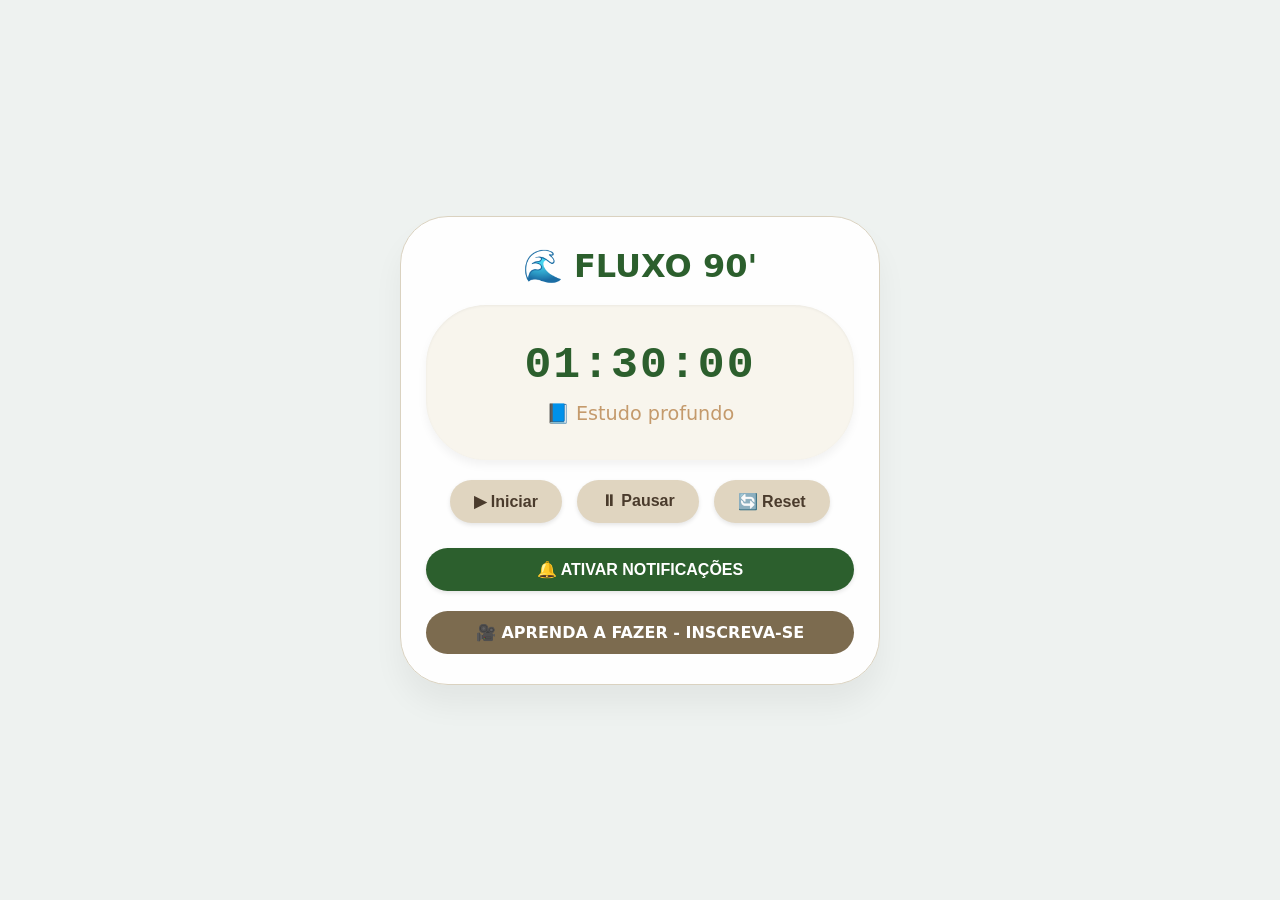
<file: index.html>
<!DOCTYPE html>
<html lang="pt-BR">
<head>
    <meta charset="UTF-8">
    <meta name="viewport" content="width=device-width, initial-scale=1.0, user-scalable=no">
    <title>Fluxo 90min - Criador de Mundo</title>
    <link rel="stylesheet" href="styles.css">
</head>
<body>
<div class="card">
    <h1>🌊 FLUXO 90'</h1>
    <div class="timer-block">
        <div class="big-time" id="timer">01:30:00</div>
        <div class="phase-label" id="phase">📘 Estudo profundo</div>
    </div>
    <div class="controls">
        <button id="startBtn">▶ Iniciar</button>
        <button id="pauseBtn">⏸ Pausar</button>
        <button id="resetBtn">🔄 Reset</button>
    </div>
    <button class="notify-btn" id="requestNotifyBtn">🔔 ATIVAR NOTIFICAÇÕES</button>
    <div class="subscribe" onclick="window.open('https://youtube.com/@CriadorDeMundo', '_blank')">
        🎥 APRENDA A FAZER - INSCREVA-SE
    </div>
</div>
<script src="scripts.js"></script>
</body>
</html>
</file>
<file: styles.css>
* {
    margin: 0;
    padding: 0;
    box-sizing: border-box;
    touch-action: manipulation;
}

body {
    background: #eef2f0;
    font-family: system-ui, 'Segoe UI', -apple-system, sans-serif;
    min-height: 100vh;
    display: flex;
    justify-content: center;
    align-items: center;
    padding: 20px;
}

.card {
    max-width: 480px;
    width: 100%;
    background: #ffffffea;
    border-radius: 48px;
    padding: 30px 25px;
    text-align: center;
    box-shadow: 0 20px 30px rgba(0,0,0,0.05);
    border: 1px solid #dad2c0;
}

h1 {
    color: #2c5f2d;
    font-size: 2rem;
    margin-bottom: 10px;
}

.timer-block {
    background: #f8f5ed;
    border-radius: 60px;
    padding: 35px 20px;
    margin: 20px 0;
    box-shadow: inset 0 1px 3px rgba(0,0,0,0.05), 0 5px 10px rgba(0,0,0,0.05);
}

.big-time {
    font-size: 2.8rem;
    font-family: 'Courier New', monospace;
    font-weight: 800;
    color: #2c5f2d;
    letter-spacing: 2px;
}

.phase-label {
    margin-top: 12px;
    font-size: 1.2rem;
    font-weight: 500;
    color: #c49a6c;
}

.controls {
    display: flex;
    gap: 15px;
    justify-content: center;
    flex-wrap: wrap;
    margin: 20px 0;
}

button {
    background: #e0d5c0;
    border: none;
    padding: 12px 24px;
    border-radius: 40px;
    font-weight: 600;
    font-size: 1rem;
    color: #4a3b2c;
    cursor: pointer;
    transition: 0.1s linear;
    box-shadow: 0 2px 4px rgba(0,0,0,0.1);
}

button:active {
    transform: scale(0.95);
    background: #cfc2a4;
}

.notify-btn {
    background: #2c5f2d;
    color: white;
    width: 100%;
    padding: 12px;
    margin-top: 5px;
}

.notify-btn:active {
    background: #1e401f;
}

.subscribe {
    margin-top: 20px;
    background: #7c6b4f;
    padding: 12px;
    border-radius: 50px;
    text-align: center;
    cursor: pointer;
    transition: transform 0.1s;
    font-weight: bold;
    color: white;
}

.subscribe:active {
    transform: scale(0.97);
}

@media (max-width: 480px) {
    .card {
        padding: 20px;
    }
    .big-time {
        font-size: 2rem;
    }
    h1 {
        font-size: 1.6rem;
    }
    button {
        padding: 10px 18px;
    }
}
</file>
